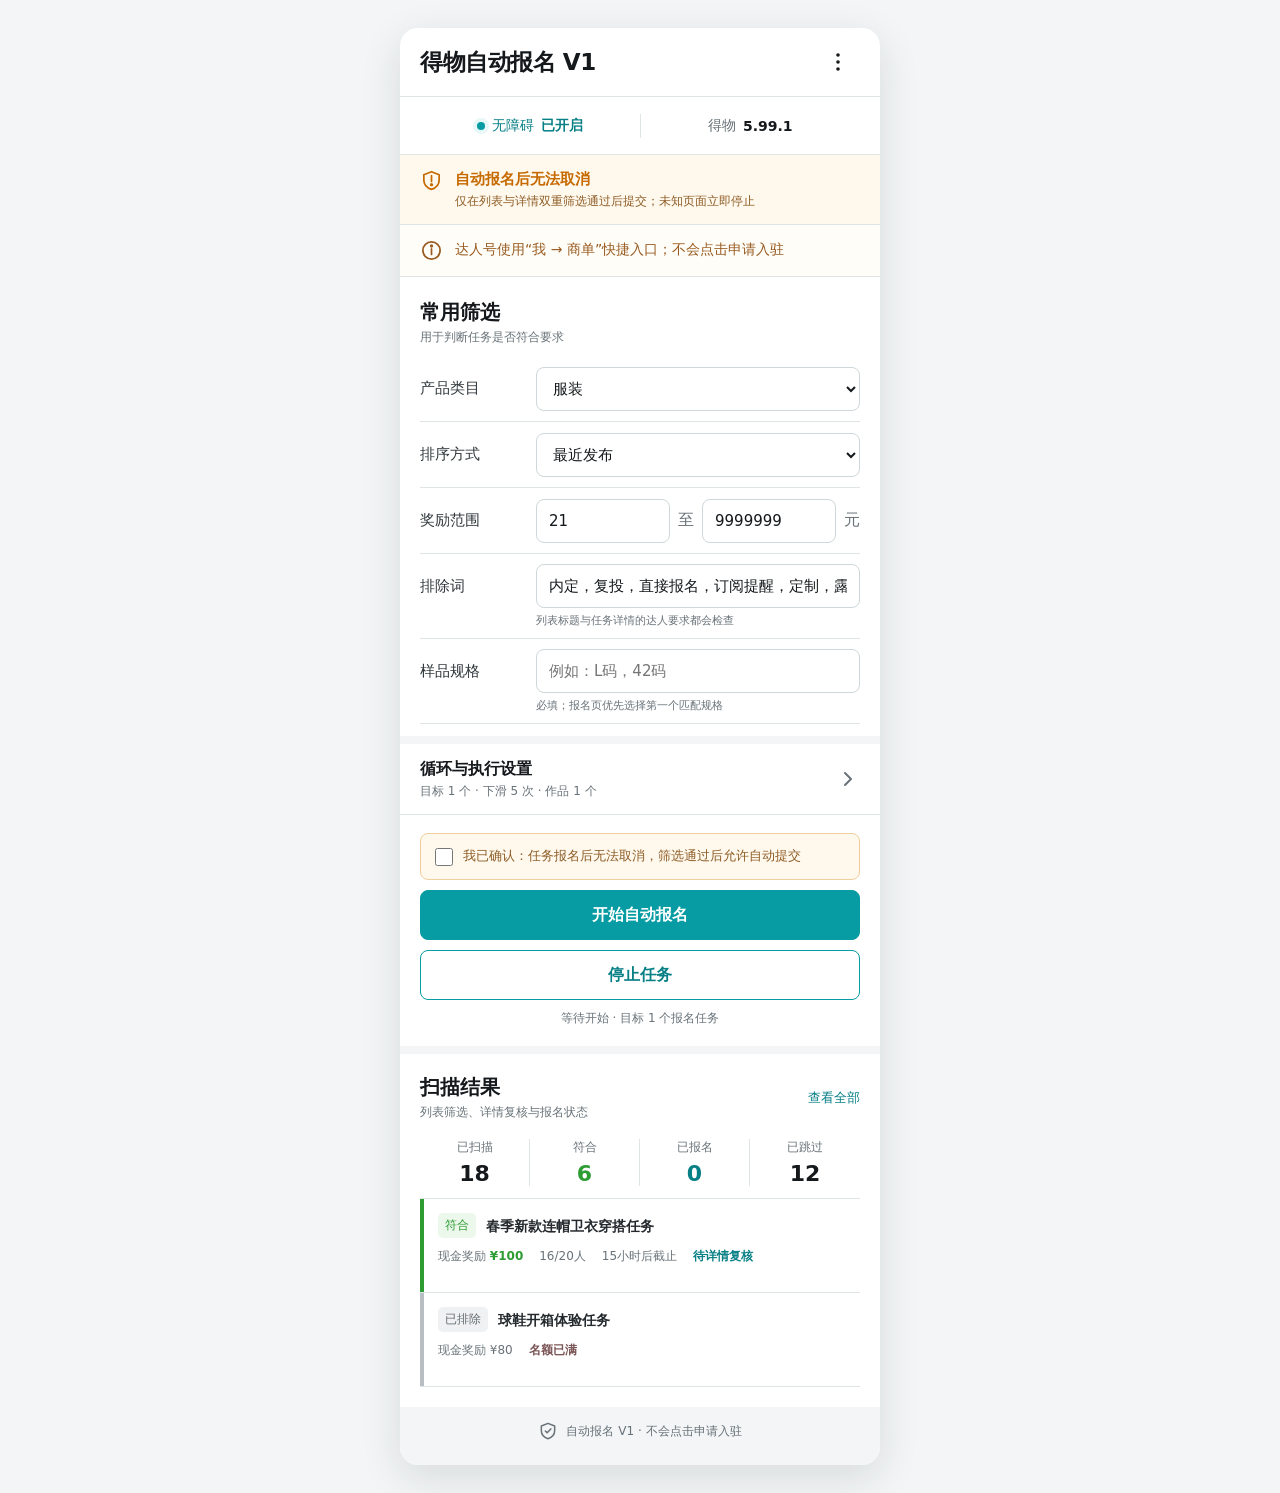
<file: preview/index.html>
<!doctype html>
<html lang="zh-CN">
<head>
  <meta charset="UTF-8">
  <meta name="viewport" content="width=device-width, initial-scale=1">
  <title>得物自动报名 V1</title>
  <link rel="stylesheet" href="styles.css">
</head>
<body>
  <main class="app-shell">
    <header class="app-bar">
      <div>
        <h1>得物自动报名 V1</h1>
      </div>
      <button class="icon-button" type="button" aria-label="更多选项">
        <svg viewBox="0 0 24 24" aria-hidden="true">
          <circle cx="12" cy="5" r="1.8"></circle>
          <circle cx="12" cy="12" r="1.8"></circle>
          <circle cx="12" cy="19" r="1.8"></circle>
        </svg>
      </button>
    </header>

    <section class="status-strip" aria-label="运行环境">
      <div class="status-item status-ok">
        <span class="status-dot"></span>
        <span>无障碍</span>
        <strong>已开启</strong>
      </div>
      <div class="divider"></div>
      <div class="status-item">
        <span>得物</span>
        <strong>5.99.1</strong>
      </div>
    </section>

    <section class="notice notice-safety">
      <svg viewBox="0 0 24 24" aria-hidden="true">
        <path d="M12 2.8 20 6v5.5c0 5.1-3.4 8.3-8 9.7-4.6-1.4-8-4.6-8-9.7V6l8-3.2Z"></path>
        <path d="M12 7v6"></path>
        <circle cx="12" cy="16.4" r=".8"></circle>
      </svg>
      <div>
        <strong>自动报名后无法取消</strong>
        <span>仅在列表与详情双重筛选通过后提交；未知页面立即停止</span>
      </div>
    </section>

    <section class="notice notice-account">
      <svg viewBox="0 0 24 24" aria-hidden="true">
        <circle cx="12" cy="12" r="9"></circle>
        <path d="M12 10.4v5.7"></path>
        <circle cx="12" cy="7.3" r=".8"></circle>
      </svg>
      <span>达人号使用“我 → 商单”快捷入口；不会点击申请入驻</span>
    </section>

    <form id="filterForm" class="content-section">
      <div class="section-heading">
        <div>
          <h2>常用筛选</h2>
          <p>用于判断任务是否符合要求</p>
        </div>
      </div>

      <div class="form-row">
        <label for="category">产品类目</label>
        <select id="category">
          <option selected>服装</option>
          <option>美妆个护</option>
          <option>3C数码</option>
          <option>配件</option>
          <option>箱包</option>
          <option>手表</option>
          <option>鞋</option>
          <option>家居</option>
          <option>食品饮料</option>
          <option>其他</option>
        </select>
      </div>

      <div class="form-row">
        <label for="sort">排序方式</label>
        <select id="sort">
          <option>综合排序</option>
          <option selected>最近发布</option>
          <option>即将截止</option>
          <option>默认排序</option>
        </select>
      </div>

      <div class="form-row range-row">
        <label>奖励范围</label>
        <div class="range-fields">
          <input aria-label="最低奖励" inputmode="decimal" value="21">
          <span>至</span>
          <input aria-label="最高奖励" inputmode="decimal" value="9999999">
          <span>元</span>
        </div>
      </div>

      <div class="form-row form-row-stacked">
        <label for="excluded">排除词</label>
        <input id="excluded" value="内定，复投，直接报名，订阅提醒，定制，露脸，真人出镜，出镜，拍视频，视频拍摄，口播，直播">
        <small>列表标题与任务详情的达人要求都会检查</small>
      </div>

      <div class="form-row form-row-stacked">
        <label for="sizeSpec">样品规格</label>
        <input id="sizeSpec" placeholder="例如：L码，42码">
        <small>必填；报名页优先选择第一个匹配规格</small>
      </div>
    </form>

    <section class="advanced-section">
      <button id="advancedToggle" class="advanced-toggle" type="button" aria-expanded="false" aria-controls="advancedPanel">
        <span>
          <strong>循环与执行设置</strong>
          <small>目标 1 个 · 下滑 5 次 · 作品 1 个</small>
        </span>
        <svg viewBox="0 0 24 24" aria-hidden="true"><path d="m9 6 6 6-6 6"></path></svg>
      </button>
      <div id="advancedPanel" class="advanced-panel" hidden>
        <label>目标报名次数<input inputmode="numeric" value="1"></label>
        <label>每种排序下滑次数<input inputmode="numeric" value="5"></label>
        <label>刷新最小秒数<input inputmode="numeric" value="2"></label>
        <label>刷新最大秒数<input inputmode="numeric" value="10"></label>
        <label>首页作品数量<input inputmode="numeric" value="1"></label>
        <label>休息分钟<input value="0–0"></label>
        <label>图文滑动次数<input value="1–8"></label>
        <label>视频停留秒数<input value="5–10"></label>
        <label class="full-width">卡密<input placeholder="Debug 可留空"></label>
      </div>
    </section>

    <section class="actions">
      <label class="risk-ack"><input id="riskAck" type="checkbox">我已确认：任务报名后无法取消，筛选通过后允许自动提交</label>
      <button id="startButton" class="primary-button" type="button">开始自动报名</button>
      <button id="stopButton" class="secondary-button" type="button">停止任务</button>
      <p id="runMessage" role="status">等待开始 · 目标 1 个报名任务</p>
    </section>

    <section class="results-section">
      <div class="section-heading results-heading">
        <div>
          <h2>扫描结果</h2>
          <p>列表筛选、详情复核与报名状态</p>
        </div>
        <button type="button" class="text-button">查看全部</button>
      </div>

      <dl class="metrics">
        <div><dt>已扫描</dt><dd id="scannedCount">18</dd></div>
        <div><dt>符合</dt><dd id="eligibleCount" class="metric-good">6</dd></div>
        <div><dt>已报名</dt><dd id="enrolledCount" class="metric-enrolled">0</dd></div>
        <div><dt>已跳过</dt><dd id="excludedCount">12</dd></div>
      </dl>

      <div class="task-list">
        <article class="task-row task-eligible">
          <div class="task-indicator"></div>
          <div class="task-content">
            <div class="task-title-line">
              <span class="result-label">符合</span>
              <h3>春季新款连帽卫衣穿搭任务</h3>
            </div>
            <div class="task-meta">
              <span>现金奖励 <strong>¥100</strong></span>
              <span>16/20人</span>
              <span>15小时后截止</span>
              <span class="enrollment-status">待详情复核</span>
            </div>
          </div>
        </article>

        <article class="task-row task-excluded">
          <div class="task-indicator"></div>
          <div class="task-content">
            <div class="task-title-line">
              <span class="result-label">已排除</span>
              <h3>球鞋开箱体验任务</h3>
            </div>
            <div class="task-meta">
              <span>现金奖励 ¥80</span>
              <span class="reason">名额已满</span>
            </div>
          </div>
        </article>
      </div>
    </section>

    <footer>
      <svg viewBox="0 0 24 24" aria-hidden="true">
        <path d="M12 2.8 20 6v5.5c0 5.1-3.4 8.3-8 9.7-4.6-1.4-8-4.6-8-9.7V6l8-3.2Z"></path>
        <path d="m8.8 12.1 2.1 2.1 4.5-4.7"></path>
      </svg>
      <span>自动报名 V1 · 不会点击申请入驻</span>
    </footer>
  </main>
  <script src="app.js"></script>
</body>
</html>
</file>
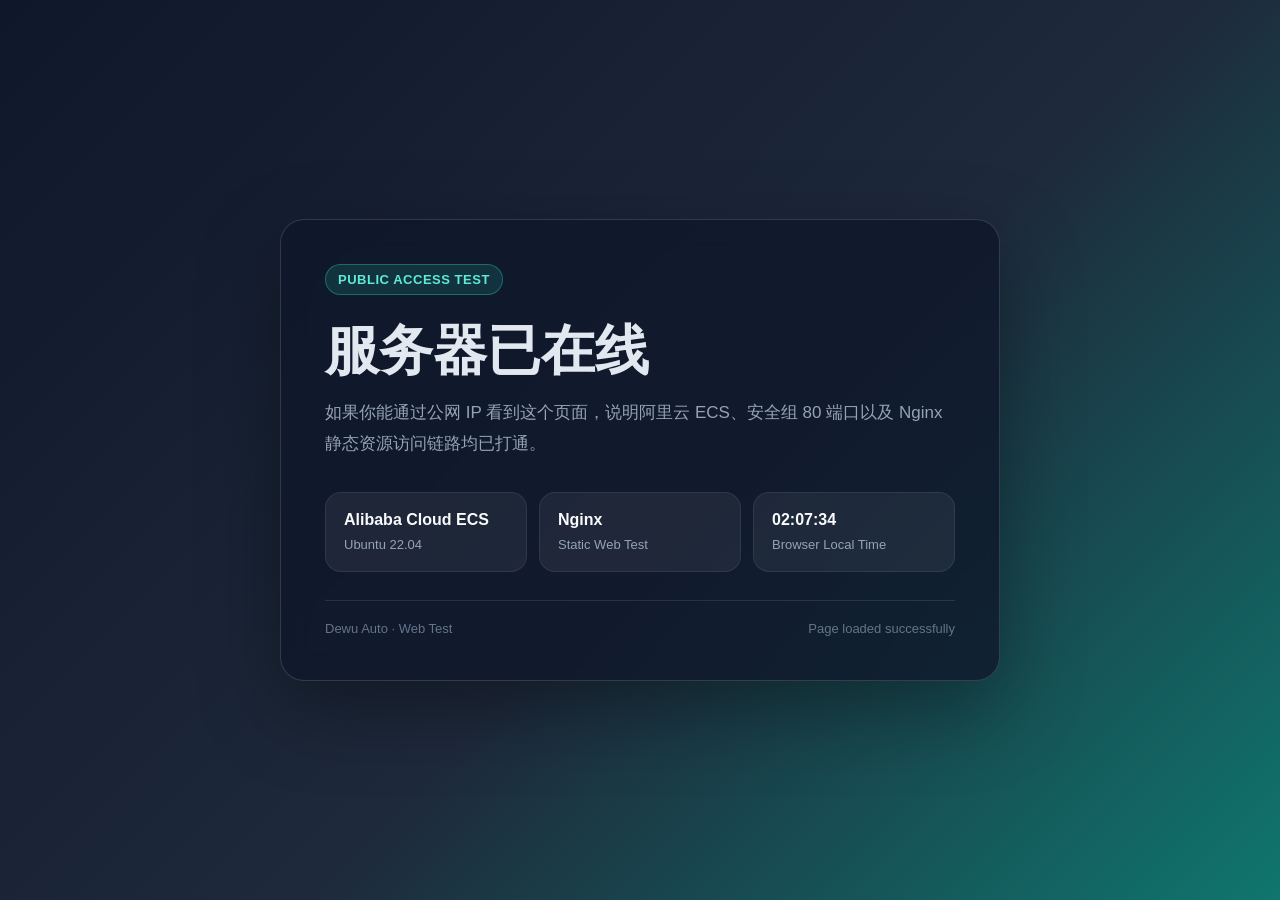
<file: web-test/index.html>
<!DOCTYPE html>
<html lang="zh-CN">
<head>
  <meta charset="UTF-8" />
  <meta name="viewport" content="width=device-width, initial-scale=1.0" />
  <title>Dewu Auto Server Test</title>
  <style>
    * { box-sizing: border-box; }
    body {
      margin: 0;
      min-height: 100vh;
      display: flex;
      align-items: center;
      justify-content: center;
      background: linear-gradient(135deg, #0f172a, #1e293b 55%, #0f766e);
      color: #e2e8f0;
      font-family: -apple-system, BlinkMacSystemFont, "Segoe UI", "PingFang SC", "Microsoft YaHei", sans-serif;
    }
    .card {
      width: min(92vw, 720px);
      padding: 44px;
      border: 1px solid rgba(255,255,255,.14);
      border-radius: 24px;
      background: rgba(15,23,42,.78);
      box-shadow: 0 28px 80px rgba(0,0,0,.35);
      backdrop-filter: blur(14px);
    }
    .badge {
      display: inline-block;
      padding: 7px 12px;
      border-radius: 999px;
      background: rgba(45,212,191,.14);
      border: 1px solid rgba(45,212,191,.35);
      color: #5eead4;
      font-size: 13px;
      font-weight: 700;
      letter-spacing: .04em;
    }
    h1 { margin: 20px 0 10px; font-size: clamp(32px, 6vw, 54px); }
    p { margin: 0; color: #94a3b8; font-size: 17px; line-height: 1.8; }
    .status {
      display: grid;
      grid-template-columns: repeat(3, 1fr);
      gap: 12px;
      margin-top: 32px;
    }
    .item {
      padding: 18px;
      border-radius: 16px;
      background: rgba(255,255,255,.06);
      border: 1px solid rgba(255,255,255,.08);
    }
    .item strong { display: block; color: #f8fafc; margin-bottom: 6px; }
    .item span { color: #94a3b8; font-size: 13px; }
    .footer {
      margin-top: 28px;
      padding-top: 20px;
      border-top: 1px solid rgba(255,255,255,.1);
      display: flex;
      justify-content: space-between;
      gap: 16px;
      flex-wrap: wrap;
      color: #64748b;
      font-size: 13px;
    }
    @media (max-width: 640px) {
      .card { padding: 28px; }
      .status { grid-template-columns: 1fr; }
    }
  </style>
</head>
<body>
  <main class="card">
    <span class="badge">PUBLIC ACCESS TEST</span>
    <h1>服务器已在线</h1>
    <p>
      如果你能通过公网 IP 看到这个页面，说明阿里云 ECS、安全组 80 端口以及 Nginx 静态资源访问链路均已打通。
    </p>

    <section class="status">
      <div class="item">
        <strong>Alibaba Cloud ECS</strong>
        <span>Ubuntu 22.04</span>
      </div>
      <div class="item">
        <strong>Nginx</strong>
        <span>Static Web Test</span>
      </div>
      <div class="item">
        <strong id="clock">--:--:--</strong>
        <span>Browser Local Time</span>
      </div>
    </section>

    <div class="footer">
      <span>Dewu Auto · Web Test</span>
      <span id="loaded">Page loaded successfully</span>
    </div>
  </main>

  <script>
    const clock = document.getElementById('clock');
    const tick = () => clock.textContent = new Date().toLocaleTimeString('zh-CN', { hour12: false });
    tick();
    setInterval(tick, 1000);
  </script>
</body>
</html>
</file>
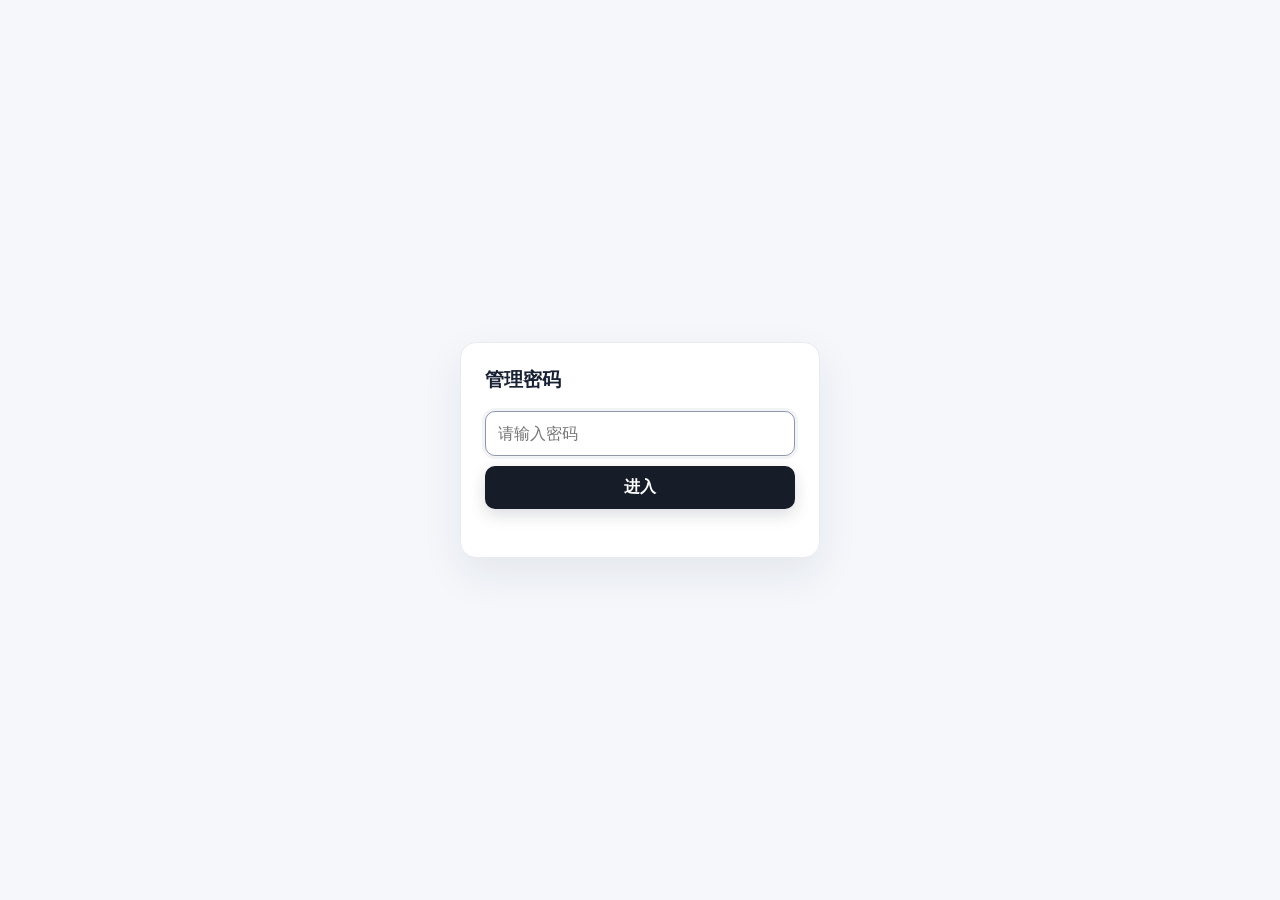
<file: license-server/src/main/resources/static/admin/index.html>
<!doctype html>
<html lang="zh-CN">
<head>
<meta charset="utf-8">
<meta name="viewport" content="width=device-width,initial-scale=1,viewport-fit=cover">
<link rel="icon" href="data:,">
<title>得无 · 私人卡密管理</title>
<style>
:root{--bg:#f5f7fb;--panel:#fff;--text:#182033;--muted:#7b8498;--line:#e8ebf2;--primary:#171c29;--green:#23a36d;--green-bg:#eaf8f1;--orange:#c98019;--orange-bg:#fff5e4;--red:#d64b4b;--red-bg:#fff0f0;--shadow:0 16px 42px rgba(28,39,60,.08)}
*{box-sizing:border-box}html,body{margin:0;min-height:100%;font-family:Inter,"PingFang SC","Microsoft YaHei",system-ui,sans-serif;color:var(--text);background:var(--bg)}button,input,select{font:inherit}button{touch-action:manipulation}.app{min-height:100vh}
.topbar{height:68px;background:#fff;border-bottom:1px solid var(--line);display:flex;align-items:center;justify-content:space-between;padding:0 34px;position:sticky;top:0;z-index:5}.brand{display:flex;align-items:center;gap:12px;font-weight:760;letter-spacing:.2px}.logo{width:34px;height:34px;border-radius:10px;background:var(--primary);color:#fff;display:grid;place-items:center;font-size:17px}.brand small{display:block;color:var(--muted);font-weight:500;font-size:11px;margin-top:2px}.admin{display:flex;align-items:center;gap:9px;color:#5e6678;font-size:13px}.avatar{width:30px;height:30px;border-radius:50%;background:#edf0f6;display:grid;place-items:center;font-weight:700;color:#434a5b}.logout{border:0;background:transparent;color:#9aa1af;font-size:11px;cursor:pointer;padding:5px}.logout:hover{color:#4e5668}
.shell{max-width:1380px;margin:0 auto;padding:34px}.page-head{display:flex;align-items:flex-start;justify-content:space-between;margin-bottom:24px}.page-head h1{margin:0;font-size:26px;letter-spacing:-.4px}.page-head p{margin:7px 0 0;color:var(--muted);font-size:13px}.primary{border:0;background:var(--primary);color:#fff;border-radius:10px;padding:11px 17px;font-weight:650;cursor:pointer;box-shadow:0 6px 16px rgba(23,28,41,.15)}.primary:hover{background:#292f3e}.primary:disabled{opacity:.45;cursor:not-allowed}
.stats{display:grid;grid-template-columns:repeat(4,1fr);gap:16px;margin-bottom:18px}.stat{background:#fff;border:1px solid var(--line);border-radius:14px;padding:18px 20px}.stat-label{font-size:12px;color:var(--muted)}.stat-value{font-size:28px;font-weight:760;margin-top:8px;letter-spacing:-.7px}.stat-sub{font-size:11px;color:#a0a7b5;margin-top:4px}
.card{background:#fff;border:1px solid var(--line);border-radius:15px;box-shadow:0 5px 22px rgba(28,39,60,.035);overflow:hidden}.toolbar{padding:15px 18px;border-bottom:1px solid var(--line);display:flex;align-items:center;justify-content:space-between;gap:16px}.filters{display:flex;gap:10px;align-items:center}.search{width:260px;border:1px solid #dde1ea;background:#fafbfc;border-radius:9px;padding:9px 12px;outline:none}.search:focus{border-color:#9aa3b4;background:#fff}.filter{border:1px solid #dde1ea;background:#fff;border-radius:9px;padding:9px 11px;color:#525a6c}.count{font-size:12px;color:var(--muted);white-space:nowrap}
.remark-bar{display:flex;align-items:center;gap:8px;padding:12px 18px;border-bottom:1px solid var(--line);background:#fcfcfd;min-height:52px}.remark-label{font-size:11px;color:#8b93a3;margin-right:3px;white-space:nowrap}.remark-items{display:flex;gap:8px;align-items:center;flex-wrap:wrap;min-width:0}.remark-chip{position:relative;display:inline-flex}.chip{border:1px solid #e0e4ec;background:#fff;border-radius:999px;padding:6px 11px;color:#626b7d;font-size:11px;cursor:pointer;line-height:1.15}.chip:hover{background:#f7f8fb}.chip.on{background:#171c29;color:#fff;border-color:#171c29}.chip.removable{padding-right:13px}.chip-delete{position:absolute;right:-4px;top:-7px;width:17px;height:17px;border:0;border-radius:50%;background:#202634;color:#fff;font-size:12px;line-height:17px;padding:0;cursor:pointer;opacity:0;transform:scale(.75);transition:.14s;box-shadow:0 2px 7px rgba(0,0,0,.2)}.remark-chip:hover .chip-delete{opacity:1;transform:scale(1)}.remark-add{width:28px;height:28px;border:1px dashed #cfd5e0;border-radius:999px;background:#fff;color:#677083;font-size:18px;line-height:24px;cursor:pointer}.remark-add:hover{background:#f6f7fa;color:#1d2432}.remark-add-form{display:flex;gap:6px;align-items:center}.remark-add-form input{width:150px;border:1px solid #dfe3eb;border-radius:8px;padding:6px 9px;font-size:11px;outline:none}.remark-add-form input:focus{border-color:#9099aa}.remark-save{border:0;border-radius:8px;background:#171c29;color:#fff;padding:7px 9px;font-size:10.5px;cursor:pointer}.remark-cancel{border:0;background:transparent;color:#9aa1af;cursor:pointer;padding:3px;font-size:16px}.sort-note{margin-left:auto;font-size:11px;color:#9aa1af;white-space:nowrap}
.batchbar{display:none;align-items:center;gap:10px;padding:10px 18px;background:#f1f3fb;border-bottom:1px solid #dfe4f3;font-size:12px}.batchbar.show{display:flex}.batch-count{font-weight:700;color:#363e55}.batchcopy{border:0;background:#171c29;color:#fff;border-radius:8px;padding:7px 11px;font-size:11px;cursor:pointer}.batchclear{border:1px solid #d8dde8;background:#fff;color:#626b7d;border-radius:8px;padding:6px 10px;font-size:11px;cursor:pointer}.batch-hint{color:var(--muted)}
.desktop-table{display:block}table{width:100%;border-collapse:collapse;table-layout:fixed}th{background:#fafbfc;color:#7c8495;font-size:11px;font-weight:650;text-align:left;padding:12px 14px;border-bottom:1px solid var(--line)}td{padding:14px;border-bottom:1px solid #eef0f5;font-size:12px;vertical-align:middle}tbody tr:hover{background:#fbfcfe}tbody tr:last-child td{border-bottom:0}.selectcell{width:42px;text-align:center}.rowcheck{width:15px;height:15px;accent-color:#171c29}.key{font-family:ui-monospace,SFMono-Regular,Consolas,monospace;font-weight:700;font-size:12px;letter-spacing:.15px}.remark{font-weight:650;overflow:hidden;text-overflow:ellipsis;white-space:nowrap}.duration{font-weight:650}.muted{color:var(--muted)}.empty{text-align:center;color:#929aaa;padding:44px!important}.badge{display:inline-flex;align-items:center;gap:5px;padding:5px 8px;border-radius:999px;font-size:11px;font-weight:650}.badge:before{content:"";width:5px;height:5px;border-radius:50%;background:currentColor}.active{color:var(--green);background:var(--green-bg)}.expired{color:var(--orange);background:var(--orange-bg)}.disabled{color:var(--red);background:var(--red-bg)}.ops{display:flex;gap:7px;flex-wrap:wrap}.ghost{border:1px solid #e0e4ec;background:#fff;color:#596174;border-radius:8px;padding:6px 9px;font-size:11px;cursor:pointer}.ghost:hover{background:#f7f8fb}.ghost:disabled{opacity:.4;cursor:not-allowed}.danger{color:#c84d4d}.foot{display:flex;align-items:center;justify-content:space-between;padding:13px 18px;border-top:1px solid var(--line);font-size:11px;color:var(--muted)}.pager{display:flex;gap:6px}.pagebtn{min-width:28px;height:28px;border:1px solid #e0e4ec;background:#fff;border-radius:7px;color:#687083;cursor:pointer}.pagebtn.on{background:#171c29;color:#fff;border-color:#171c29}.pagebtn:disabled{opacity:.4;cursor:not-allowed}
.mobile-list{display:none}.mobile-card{background:#fff;border-bottom:1px solid #eef0f5;padding:15px 16px}.mobile-card:last-child{border-bottom:0}.mobile-card-top{display:flex;align-items:flex-start;gap:10px}.mobile-card-main{flex:1;min-width:0}.mobile-key{font-family:ui-monospace,SFMono-Regular,Consolas,monospace;font-size:12px;font-weight:700;overflow:hidden;text-overflow:ellipsis;white-space:nowrap}.mobile-remark{font-size:12px;font-weight:650;margin-top:6px;color:#41495a;overflow:hidden;text-overflow:ellipsis;white-space:nowrap}.mobile-meta{display:grid;grid-template-columns:1fr 1fr;gap:10px 16px;margin-top:14px;padding-top:12px;border-top:1px solid #f0f2f6}.mobile-meta-item small{display:block;color:#9aa1af;font-size:10px;margin-bottom:3px}.mobile-meta-item span{font-size:11px;color:#525a6c}.mobile-actions{display:flex;gap:8px;margin-top:13px}.mobile-actions .ghost{flex:1;padding:8px 5px}.mobile-select-row{display:none;padding:10px 16px;border-bottom:1px solid var(--line);background:#fafbfc;align-items:center;justify-content:space-between;font-size:11px;color:var(--muted)}.mobile-select-row button{border:1px solid #dde1e9;background:#fff;border-radius:8px;padding:6px 9px;color:#596174;font-size:11px}
.modal-mask{position:fixed;inset:0;background:rgba(16,20,29,.38);backdrop-filter:blur(2px);display:none;align-items:center;justify-content:center;z-index:20}.modal-mask.show{display:flex}.modal{width:500px;background:#fff;border-radius:16px;box-shadow:var(--shadow);overflow:hidden;animation:pop .16s ease-out;max-height:92vh;display:flex;flex-direction:column}@keyframes pop{from{opacity:.35;transform:translateY(8px) scale(.985)}to{opacity:1;transform:none}}.modal-head{display:flex;align-items:flex-start;justify-content:space-between;padding:20px 22px 15px;border-bottom:1px solid var(--line)}.modal-head h2{font-size:18px;margin:0}.modal-head p{font-size:12px;color:var(--muted);margin:5px 0 0}.close{border:0;background:transparent;font-size:22px;color:#7e8695;cursor:pointer;line-height:1}.modal-body{padding:20px 22px;overflow:auto}.field{margin-bottom:18px}.field label{display:block;font-size:12px;font-weight:650;margin-bottom:8px}.field input{width:100%;border:1px solid #dfe3eb;border-radius:9px;padding:10px 11px;outline:none}.field input:focus{border-color:#8f98aa;box-shadow:0 0 0 3px rgba(40,48,66,.06)}.hint{font-size:11px;color:#9ba2b0;margin-top:6px}.days{display:grid;grid-template-columns:repeat(5,1fr);gap:7px}.day{border:1px solid #dfe3eb;background:#fff;border-radius:9px;padding:9px 4px;color:#626a7d;font-size:11px;cursor:pointer}.day.sel{background:#171c29;color:#fff;border-color:#171c29}.custom-row{display:flex;gap:8px;margin-top:8px}.custom-row input{flex:1}.suffix{min-width:54px;border:1px solid #e1e5ec;background:#f8f9fb;border-radius:9px;display:grid;place-items:center;color:#7c8494;font-size:11px}.quick-title{font-size:11px;color:#8b93a3;margin:0 0 7px}.quick-wrap{display:flex;gap:8px;flex-wrap:wrap;margin-bottom:9px}.auto-note{display:flex;align-items:center;gap:6px;margin-top:7px;color:#8d95a4;font-size:10.5px}.auto-dot{width:6px;height:6px;border-radius:50%;background:#6f7bd9}.modal-foot{display:flex;justify-content:flex-end;gap:9px;padding:15px 22px;background:#fafbfc;border-top:1px solid var(--line)}.cancel{border:1px solid #dde1e9;background:#fff;color:#5c6577;border-radius:9px;padding:9px 14px;cursor:pointer}.submit{border:0;background:#171c29;color:#fff;border-radius:9px;padding:9px 15px;font-weight:650;cursor:pointer}.submit:disabled{opacity:.45;cursor:not-allowed}.result{display:none;margin-top:14px;border:1px solid #dfe6e3;background:#f7fcf9;border-radius:10px;overflow:hidden}.result.show{display:block}.result-top{display:flex;align-items:center;justify-content:space-between;padding:10px 11px;border-bottom:1px solid #e0ece6}.result-title{font-size:11px;color:#617269}.copyall{border:0;background:#26382f;color:#fff;border-radius:7px;padding:6px 9px;font-size:10.5px;cursor:pointer}.result-list{max-height:180px;overflow:auto;padding:7px 11px}.result-line{display:flex;align-items:center;justify-content:space-between;padding:5px 0;gap:8px}.result code{font-family:ui-monospace,Consolas,monospace;font-size:11px;color:#22352c;overflow:hidden;text-overflow:ellipsis}.copyone{border:0;background:transparent;color:#687d72;font-size:10px;cursor:pointer;white-space:nowrap}
.auth-mask{background:#f5f7fb;backdrop-filter:none}.auth-card{width:360px;background:#fff;border:1px solid var(--line);border-radius:16px;box-shadow:var(--shadow);padding:24px}.auth-card h2{margin:0 0 18px;font-size:19px}.auth-card input{width:100%;border:1px solid #dfe3eb;border-radius:10px;padding:12px;outline:none;margin-bottom:10px}.auth-card input:focus{border-color:#8f98aa;box-shadow:0 0 0 3px rgba(40,48,66,.06)}.auth-card .primary{width:100%}.auth-error{font-size:11px;color:var(--red);min-height:16px;margin-top:8px}.toast{position:fixed;right:22px;bottom:22px;background:#171c29;color:#fff;border-radius:10px;padding:10px 13px;font-size:11px;opacity:0;transform:translateY(8px);transition:.15s;z-index:50}.toast.show{opacity:1;transform:none}
@media(hover:none){.chip-delete{opacity:1;transform:scale(.92);right:-3px;top:-7px}}
@media(max-width:720px){
  body{background:#f4f6fa}.topbar{height:58px;padding:0 14px}.brand{gap:9px}.logo{width:31px;height:31px;border-radius:9px;font-size:15px}.brand small{display:none}.admin #connectionText{display:none}.avatar{display:none}.logout{font-size:12px;color:#727b8c}
  .shell{padding:18px 12px 28px}.page-head{align-items:center;margin-bottom:16px}.page-head h1{font-size:21px}.page-head p{display:none}.page-head .primary{padding:9px 12px;font-size:12px;box-shadow:none}
  .stats{grid-template-columns:1fr 1fr;gap:9px;margin-bottom:12px}.stat{border-radius:12px;padding:13px 14px}.stat-label{font-size:10.5px}.stat-value{font-size:22px;margin-top:5px}.stat-sub{display:none}
  .card{border-radius:13px;overflow:hidden}.toolbar{padding:12px;display:block}.filters{display:grid;grid-template-columns:1fr 112px;gap:8px}.search{width:100%;min-width:0}.filter{width:100%;min-width:0}.count{margin-top:8px;text-align:right;font-size:10.5px}
  .remark-bar{padding:10px 12px;display:block;min-height:auto}.remark-label{display:block;margin:0 0 8px}.remark-items{flex-wrap:nowrap;overflow-x:auto;padding:2px 9px 5px 1px;scrollbar-width:none}.remark-items::-webkit-scrollbar{display:none}.remark-chip,.remark-add,.remark-add-form{flex:0 0 auto}.remark-add,.remark-add-form{position:sticky;right:0;z-index:2;background:#fcfcfd;box-shadow:-8px 0 12px #fcfcfd}.chip{padding:7px 11px;font-size:11px}.remark-add-form input{width:130px}.sort-note{display:block;margin:5px 0 0;text-align:right;font-size:10px}
  .batchbar{padding:9px 12px;gap:7px;flex-wrap:wrap}.batch-hint{display:none}.batchcopy,.batchclear{padding:7px 9px}.mobile-select-row{display:flex}.desktop-table{display:none}.mobile-list{display:block}.foot{padding:11px 12px}.pager{gap:4px}.pagebtn{min-width:30px;height:30px}
  .modal-mask{align-items:stretch;justify-content:stretch}.modal{width:100%;height:100dvh;max-height:none;border-radius:0;box-shadow:none}.modal-head{padding:17px 16px 13px;flex:0 0 auto}.modal-head h2{font-size:18px}.modal-head p{font-size:11px;margin-top:4px}.modal-body{padding:17px 16px;flex:1}.modal-foot{padding:12px 16px calc(12px + env(safe-area-inset-bottom));flex:0 0 auto}.modal-foot .submit{flex:1}.modal-foot .cancel{min-width:70px}.days{grid-template-columns:repeat(5,1fr);gap:5px}.day{font-size:10.5px;padding:9px 2px}.quick-wrap{flex-wrap:nowrap;overflow-x:auto;padding:2px 9px 5px 1px;scrollbar-width:none}.quick-wrap::-webkit-scrollbar{display:none}.field{margin-bottom:16px}.result-list{max-height:220px}
  .auth-mask{align-items:center;justify-content:center;padding:16px}.auth-card{width:100%;max-width:390px;border-radius:16px;padding:22px 18px;box-shadow:0 12px 34px rgba(28,39,60,.09)}.auth-card h2{text-align:center;font-size:18px;margin-bottom:16px}.auth-card input{font-size:16px;padding:13px}.auth-card .primary{padding:12px}.toast{right:12px;left:12px;bottom:calc(12px + env(safe-area-inset-bottom));text-align:center}
}
</style>
</head>
<body>
<div class="app">
<header class="topbar">
  <div class="brand"><div class="logo">得</div><div>得无卡密管理<small>PRIVATE LICENSE CONSOLE</small></div></div>
  <div class="admin"><span id="connectionText">本地管理已锁定</span><button id="logoutBtn" class="logout" hidden>退出</button><div class="avatar">管</div></div>
</header>
<main class="shell">
  <section class="page-head"><div><h1>卡密管理</h1><p>生成、查看和维护私人授权卡密。默认按生成时间从新到旧排序。</p></div><button id="openModal" class="primary">＋ 生成卡密</button></section>
  <section class="stats">
    <div class="stat"><div class="stat-label">全部卡密</div><div id="countAll" class="stat-value">0</div><div class="stat-sub">累计生成</div></div>
    <div class="stat"><div class="stat-label">有效卡密</div><div id="countActive" class="stat-value">0</div><div class="stat-sub">当前可正常验证</div></div>
    <div class="stat"><div class="stat-label">已绑定设备</div><div id="countBound" class="stat-value">0</div><div class="stat-sub">首次验证后自动绑定</div></div>
    <div class="stat"><div class="stat-label">已过期 / 禁用</div><div id="countInactive" class="stat-value">0</div><div class="stat-sub">需要重新发卡或处理</div></div>
  </section>
  <section class="card">
    <div class="toolbar"><div class="filters"><input id="search" class="search" placeholder="搜索卡密 / 备注"><select id="statusFilter" class="filter"><option value="ALL">全部状态</option><option value="ACTIVE">有效</option><option value="EXPIRED">已过期</option><option value="DISABLED">已禁用</option></select></div><div id="recordCount" class="count">共 0 条卡密记录</div></div>
    <div class="remark-bar"><span class="remark-label">快速备注</span><div id="manageRemarkChips" class="remark-items"></div><span class="sort-note">↓ 创建时间 · 最新优先</span></div>
    <div id="batchbar" class="batchbar"><span class="batch-count">已选择 <b id="selectedCount">0</b> 张</span><button id="batchCopy" class="batchcopy">复制已选卡密</button><button id="clearSelection" class="batchclear">取消选择</button><span class="batch-hint">复制结果一行一张，可直接发送。</span></div>
    <div class="mobile-select-row"><span>卡密列表</span><button id="mobileSelectPageBtn">全选本页</button></div>
    <div class="desktop-table"><table><colgroup><col style="width:4%"><col style="width:20%"><col style="width:12%"><col style="width:8%"><col style="width:13%"><col style="width:13%"><col style="width:10%"><col style="width:8%"><col style="width:12%"></colgroup><thead><tr><th class="selectcell"><input id="selectAll" class="rowcheck" type="checkbox"></th><th>卡密</th><th>备注</th><th>有效期</th><th>创建时间</th><th>到期时间</th><th>设备绑定</th><th>状态</th><th>操作</th></tr></thead><tbody id="tbody"><tr><td colspan="9" class="empty">正在加载...</td></tr></tbody></table></div>
    <div id="mobileList" class="mobile-list"></div>
    <div class="foot"><span id="pageSummary">显示 0 / 0</span><div id="pager" class="pager"></div></div>
  </section>
</main>
</div>

<div id="modalMask" class="modal-mask" role="dialog" aria-modal="true" aria-label="生成卡密"><div class="modal">
  <div class="modal-head"><div><h2>生成卡密</h2><p>一次生成多张卡密，备注会自动加入快速备注。</p></div><button id="closeModal" class="close" aria-label="关闭">×</button></div>
  <div class="modal-body">
    <div class="field"><label for="quantity">生成数量</label><input id="quantity" type="number" min="1" max="100" value="5"><div class="hint">单次最多生成 100 张。</div></div>
    <div class="field"><label>有效时间</label><div class="days"><button class="day" data-days="7">7 天</button><button class="day sel" data-days="30">30 天</button><button class="day" data-days="90">90 天</button><button class="day" data-days="365">365 天</button><button class="day" data-days="0">永久</button></div><div class="custom-row"><input id="customDays" type="number" placeholder="自定义天数" min="1" max="3650"><div class="suffix">天</div></div></div>
    <div class="field"><label for="remarkInput">备注</label><div class="quick-title">快速备注</div><div id="quickRemarks" class="quick-wrap"></div><input id="remarkInput" maxlength="100" placeholder="输入备注"><div class="auto-note"><span class="auto-dot"></span>新的备注会自动加入快速备注。</div></div>
    <div id="result" class="result"><div class="result-top"><div class="result-title" id="resultTitle"></div><button id="copyGenerated" class="copyall">复制全部卡密</button></div><div id="resultList" class="result-list"></div></div>
  </div>
  <div class="modal-foot"><button id="cancelModal" class="cancel">关闭</button><button id="generateBtn" class="submit">生成 5 张卡密</button></div>
</div></div>

<div id="authMask" class="modal-mask auth-mask"><div class="auth-card"><h2>管理密码</h2><input id="passwordInput" type="password" autocomplete="off" placeholder="请输入密码"><button id="connectBtn" class="primary">进入</button><div id="authError" class="auth-error"></div></div></div>
<div id="toast" class="toast"></div>
<script>
const $=id=>document.getElementById(id);
let licenses=[],remarks=[],activeRemark='',page=1,selectedDays=30,generatedKeys=[];
const selectedKeys=new Set();
const password=()=>sessionStorage.getItem('dewuAdminPassword')||'';
const mobileMode=()=>window.matchMedia('(max-width:720px)').matches;
const pageSize=()=>mobileMode()?10:20;
function esc(v){return String(v??'').replace(/[&<>"']/g,c=>({'&':'&amp;','<':'&lt;','>':'&gt;','"':'&quot;',"'":'&#39;'}[c]));}
function showToast(text){$('toast').textContent=text;$('toast').classList.add('show');clearTimeout(window.__toast);window.__toast=setTimeout(()=>$('toast').classList.remove('show'),1500);}
function showAuth(message=''){$('authError').textContent=message;$('authMask').classList.add('show');$('passwordInput').value=password();setTimeout(()=>$('passwordInput').focus(),0);}
function hideAuth(){$('authMask').classList.remove('show');$('connectionText').textContent='本地管理已解锁';$('logoutBtn').hidden=false;}
async function api(path,opt={}){const headers={...(opt.headers||{}),'X-Admin-Password':password()};if(opt.body)headers['Content-Type']='application/json';const url=path.startsWith('/admin/api/')?'api/'+path.slice(11):path;const res=await fetch(url,{...opt,headers});if(!res.ok){let message='HTTP '+res.status;try{const body=await res.json();message=body.detail||body.message||body.error||message}catch{}if(res.status===401)showAuth('密码错误');throw new Error(message)}return res.status===204?null:res.json();}
async function copyText(text){try{await navigator.clipboard.writeText(text);}catch{const area=document.createElement('textarea');area.value=text;area.style.position='fixed';area.style.opacity='0';document.body.appendChild(area);area.select();document.execCommand('copy');area.remove();}}
function isExpired(x){if(!x.expiresAt)return false;const d=new Date(String(x.expiresAt).replace(' ','T')+'Z');return !Number.isNaN(d.getTime())&&d.getTime()<=Date.now();}
function effectiveStatus(x){if(x.status==='DISABLED')return'DISABLED';return isExpired(x)?'EXPIRED':'ACTIVE';}
function fmtTime(v){if(!v)return'永久有效';const d=new Date(String(v).replace(' ','T')+'Z');if(Number.isNaN(d.getTime()))return String(v);return d.toLocaleString('zh-CN',{hour12:false}).replaceAll('/','-');}
function durationText(x){if(!x.expiresAt||Number(x.days)===0)return'永久';const days=Number(x.days);return Number.isFinite(days)&&days>0?days+' 天':'—';}
function filteredLicenses(){const q=$('search').value.trim().toLowerCase(),status=$('statusFilter').value;return licenses.filter(x=>{const remark=String(x.remark||'');return(!q||String(x.cardKey||'').toLowerCase().includes(q)||remark.toLowerCase().includes(q))&&(!activeRemark||remark===activeRemark)&&(status==='ALL'||effectiveStatus(x)===status);});}
function renderStats(){const active=licenses.filter(x=>effectiveStatus(x)==='ACTIVE').length;$('countAll').textContent=licenses.length;$('countActive').textContent=active;$('countBound').textContent=licenses.filter(x=>x.boundDeviceId).length;$('countInactive').textContent=licenses.length-active;}
function statusBadge(x){const s=effectiveStatus(x);if(s==='ACTIVE')return'<span class="badge active">有效</span>';if(s==='EXPIRED')return'<span class="badge expired">已过期</span>';return'<span class="badge disabled">已禁用</span>';}
function remarkChipHtml(r,mode){const selected=mode==='filter'&&activeRemark===r?' on':'';return'<span class="remark-chip"><button class="chip removable'+selected+'" data-remark-action="pick" data-remark="'+esc(r)+'">'+esc(r)+'</button><button class="chip-delete" data-remark-action="delete" data-remark="'+esc(r)+'" aria-label="删除 '+esc(r)+'">×</button></span>';}
function addRemarkHtml(mode){return'<button class="remark-add" data-remark-action="add" data-mode="'+mode+'" aria-label="新增备注">+</button>';}
function renderRemarkContainer(container,mode,adding=false){let html='';if(mode==='filter')html+='<button class="chip '+(!activeRemark?'on':'')+'" data-remark-action="all">全部</button>';html+=remarks.map(r=>remarkChipHtml(r,mode)).join('');if(adding){html+='<span class="remark-add-form"><input maxlength="100" placeholder="备注文字" data-remark-new><button class="remark-save" data-remark-action="save" data-mode="'+mode+'">保存</button><button class="remark-cancel" data-remark-action="cancel" data-mode="'+mode+'">×</button></span>';}else html+=addRemarkHtml(mode);container.innerHTML=html;bindRemarkEvents(container,mode);if(adding){const input=container.querySelector('[data-remark-new]');setTimeout(()=>input?.focus(),0);input?.addEventListener('keydown',e=>{if(e.key==='Enter')container.querySelector('[data-remark-action="save"]')?.click();});}}
function bindRemarkEvents(container,mode){container.querySelectorAll('[data-remark-action]').forEach(el=>el.onclick=async e=>{e.stopPropagation();const action=el.dataset.remarkAction;try{if(action==='all'){activeRemark='';page=1;renderRemarks();renderTable();return;}if(action==='pick'){const r=el.dataset.remark;if(mode==='filter'){activeRemark=r;page=1;renderRemarks();renderTable();}else{$('remarkInput').value=r;syncQuickSelection();}return;}if(action==='add'){renderRemarkContainer(container,mode,true);return;}if(action==='cancel'){renderRemarkContainer(container,mode,false);return;}if(action==='save'){const value=container.querySelector('[data-remark-new]')?.value.trim();if(!value)return;await api('/admin/api/remarks',{method:'POST',body:JSON.stringify({remark:value})});await loadRemarks();showToast('备注已保存');return;}if(action==='delete'){const r=el.dataset.remark;await api('/admin/api/remarks?remark='+encodeURIComponent(r),{method:'DELETE'});if(activeRemark===r)activeRemark='';remarks=remarks.filter(x=>x!==r);renderRemarks();renderTable();showToast('备注已删除');}}catch(err){showToast(err.message);}});}
function renderRemarks(){renderRemarkContainer($('manageRemarkChips'),'filter',false);renderRemarkContainer($('quickRemarks'),'fill',false);syncQuickSelection();}
function syncQuickSelection(){$('quickRemarks').querySelectorAll('[data-remark-action="pick"]').forEach(b=>b.classList.toggle('on',b.dataset.remark===$('remarkInput').value.trim()));}
function rowHtml(x){const key=String(x.cardKey||''),checked=selectedKeys.has(key)?' checked':'';return'<tr data-key="'+esc(key)+'"><td class="selectcell"><input class="rowcheck row-select" type="checkbox"'+checked+'></td><td><span class="key">'+esc(key)+'</span></td><td class="remark" title="'+esc(x.remark||'')+'">'+esc(x.remark||'未备注')+'</td><td class="duration">'+esc(durationText(x))+'</td><td>'+esc(fmtTime(x.createdAt))+'</td><td>'+esc(fmtTime(x.expiresAt))+'</td><td>'+(x.boundDeviceId?'已绑定':'<span class="muted">未绑定</span>')+'</td><td>'+statusBadge(x)+'</td><td><div class="ops"><button class="ghost" data-act="copy">复制</button><button class="ghost" data-act="unbind" '+(x.boundDeviceId?'':'disabled')+'>解绑</button><button class="ghost '+(x.status==='ACTIVE'?'danger':'')+'" data-act="status" data-status="'+(x.status==='ACTIVE'?'DISABLED':'ACTIVE')+'">'+(x.status==='ACTIVE'?'禁用':'启用')+'</button></div></td></tr>';}
function mobileCardHtml(x){const key=String(x.cardKey||''),checked=selectedKeys.has(key)?' checked':'';return'<article class="mobile-card" data-key="'+esc(key)+'"><div class="mobile-card-top"><input class="rowcheck row-select" type="checkbox"'+checked+'><div class="mobile-card-main"><div class="mobile-key">'+esc(key)+'</div><div class="mobile-remark">'+esc(x.remark||'未备注')+'</div></div>'+statusBadge(x)+'</div><div class="mobile-meta"><div class="mobile-meta-item"><small>有效期</small><span>'+esc(durationText(x))+'</span></div><div class="mobile-meta-item"><small>设备</small><span>'+(x.boundDeviceId?'已绑定':'未绑定')+'</span></div><div class="mobile-meta-item"><small>创建时间</small><span>'+esc(fmtTime(x.createdAt))+'</span></div><div class="mobile-meta-item"><small>到期时间</small><span>'+esc(fmtTime(x.expiresAt))+'</span></div></div><div class="mobile-actions"><button class="ghost" data-act="copy">复制</button><button class="ghost" data-act="unbind" '+(x.boundDeviceId?'':'disabled')+'>解绑</button><button class="ghost '+(x.status==='ACTIVE'?'danger':'')+'" data-act="status" data-status="'+(x.status==='ACTIVE'?'DISABLED':'ACTIVE')+'">'+(x.status==='ACTIVE'?'禁用':'启用')+'</button></div></article>';}
function renderPager(pages){const p=$('pager');if(pages<=1){p.innerHTML='';return;}let html='<button class="pagebtn" data-page="'+Math.max(1,page-1)+'" '+(page===1?'disabled':'')+'>‹</button>';const maxButtons=mobileMode()?3:7;for(let i=1;i<=pages;i++){if(pages>maxButtons&&Math.abs(i-page)>1&&i!==1&&i!==pages){if(i===2||i===pages-1)html+='<span style="padding:6px 2px">…</span>';continue;}html+='<button class="pagebtn '+(i===page?'on':'')+'" data-page="'+i+'">'+i+'</button>';}html+='<button class="pagebtn" data-page="'+Math.min(pages,page+1)+'" '+(page===pages?'disabled':'')+'>›</button>';p.innerHTML=html;p.querySelectorAll('button[data-page]').forEach(b=>b.onclick=()=>{page=Number(b.dataset.page);renderTable();});}
function currentPageRows(){const filtered=filteredLicenses(),size=pageSize(),pages=Math.max(1,Math.ceil(filtered.length/size));if(page>pages)page=pages;const start=(page-1)*size;return{filtered,pages,start,current:filtered.slice(start,start+size)};}
function renderTable(){const{filtered,pages,start,current}=currentPageRows();$('recordCount').textContent='共 '+filtered.length+' 条卡密记录';$('tbody').innerHTML=current.length?current.map(rowHtml).join(''):'<tr><td colspan="9" class="empty">没有匹配的卡密</td></tr>';$('mobileList').innerHTML=current.length?current.map(mobileCardHtml).join(''):'<div class="empty">没有匹配的卡密</div>';$('pageSummary').textContent=filtered.length?'显示 '+(start+1)+'–'+(start+current.length)+' / '+filtered.length:'显示 0 / 0';renderPager(pages);bindLicenseEvents(current);updateBatch();}
function bindLicenseEvents(current){document.querySelectorAll('[data-key]').forEach(card=>{const key=card.dataset.key,box=card.querySelector('.row-select');if(box)box.onchange=()=>{box.checked?selectedKeys.add(key):selectedKeys.delete(key);syncSelectedAcrossViews(key,box.checked);updateBatch();};card.querySelectorAll('button[data-act]').forEach(btn=>btn.onclick=async()=>{try{if(btn.dataset.act==='copy'){await copyText(key);showToast('已复制卡密');return;}if(btn.dataset.act==='unbind'){if(!confirm('确认解绑 '+key+' 的设备？'))return;await api('/admin/api/licenses/'+encodeURIComponent(key)+'/unbind',{method:'POST'});showToast('设备已解绑');}if(btn.dataset.act==='status'){await api('/admin/api/licenses/'+encodeURIComponent(key)+'/status',{method:'PATCH',body:JSON.stringify({status:btn.dataset.status})});showToast(btn.dataset.status==='ACTIVE'?'已启用':'已禁用');}await loadLicenses();}catch(e){showToast(e.message);}});});const visibleKeys=current.map(x=>String(x.cardKey));$('selectAll').onchange=()=>{visibleKeys.forEach(k=>$('selectAll').checked?selectedKeys.add(k):selectedKeys.delete(k));renderTable();};$('mobileSelectPageBtn').onclick=()=>{const allSelected=visibleKeys.length>0&&visibleKeys.every(k=>selectedKeys.has(k));visibleKeys.forEach(k=>allSelected?selectedKeys.delete(k):selectedKeys.add(k));renderTable();};}
function syncSelectedAcrossViews(key,checked){document.querySelectorAll('[data-key="'+CSS.escape(key)+'"] .row-select').forEach(box=>box.checked=checked);}
function updateBatch(){const n=selectedKeys.size;$('selectedCount').textContent=n;$('batchbar').classList.toggle('show',n>0);const visible=currentPageRows().current.map(x=>String(x.cardKey));const checked=visible.filter(k=>selectedKeys.has(k)).length;$('selectAll').checked=visible.length>0&&checked===visible.length;$('selectAll').indeterminate=checked>0&&checked<visible.length;$('mobileSelectPageBtn').textContent=visible.length>0&&checked===visible.length?'取消全选':'全选本页';}
async function loadLicenses(){licenses=await api('/admin/api/licenses');licenses.sort((a,b)=>String(b.createdAt||'').localeCompare(String(a.createdAt||'')));renderStats();renderTable();}
async function loadRemarks(){remarks=await api('/admin/api/remarks');renderRemarks();}
async function loadAll(){await Promise.all([loadLicenses(),loadRemarks()]);hideAuth();}
function openCreate(){selectedDays=30;$('quantity').value=5;$('customDays').value='';$('remarkInput').value='';$('result').classList.remove('show');generatedKeys=[];document.querySelectorAll('.day').forEach(b=>b.classList.toggle('sel',Number(b.dataset.days)===30));$('generateBtn').textContent='生成 5 张卡密';renderRemarks();$('modalMask').classList.add('show');}
function closeCreate(){$('modalMask').classList.remove('show');}
function renderGenerated(data){generatedKeys=data.cardKeys||[data.cardKey].filter(Boolean);$('resultTitle').textContent='已生成 '+generatedKeys.length+' 张 · '+(data.remark||'未备注');$('resultList').innerHTML=generatedKeys.map(k=>'<div class="result-line"><code>'+esc(k)+'</code><button class="copyone" data-key="'+esc(k)+'">复制</button></div>').join('');$('resultList').querySelectorAll('.copyone').forEach(b=>b.onclick=async()=>{await copyText(b.dataset.key);showToast('已复制该卡密');});$('result').classList.add('show');}
$('openModal').onclick=openCreate;$('closeModal').onclick=closeCreate;$('cancelModal').onclick=closeCreate;$('modalMask').onclick=e=>{if(e.target===$('modalMask'))closeCreate();};
document.querySelectorAll('.day').forEach(b=>b.onclick=()=>{selectedDays=Number(b.dataset.days);$('customDays').value='';document.querySelectorAll('.day').forEach(x=>x.classList.toggle('sel',x===b));});$('customDays').oninput=()=>{const v=Number($('customDays').value);if(v>0){selectedDays=Math.min(3650,v);document.querySelectorAll('.day').forEach(x=>x.classList.remove('sel'));}};$('remarkInput').oninput=syncQuickSelection;$('quantity').oninput=()=>{const n=Math.max(1,Math.min(100,Number($('quantity').value)||1));$('generateBtn').textContent='生成 '+n+' 张卡密';};
$('generateBtn').onclick=async()=>{const quantity=Math.max(1,Math.min(100,Number($('quantity').value)||1));const custom=Number($('customDays').value);const days=custom>0?Math.min(3650,custom):selectedDays;const remark=$('remarkInput').value.trim();$('generateBtn').disabled=true;try{const data=await api('/admin/api/licenses',{method:'POST',body:JSON.stringify({quantity,days,remark:remark||null})});renderGenerated(data);await Promise.all([loadLicenses(),loadRemarks()]);showToast('已生成 '+data.quantity+' 张卡密');}catch(e){showToast(e.message);}finally{$('generateBtn').disabled=false;}};
$('copyGenerated').onclick=async()=>{if(!generatedKeys.length)return;await copyText(generatedKeys.join('\n'));showToast('已复制本次全部卡密');};$('batchCopy').onclick=async()=>{if(!selectedKeys.size)return;await copyText([...selectedKeys].join('\n'));showToast('已复制 '+selectedKeys.size+' 张卡密');};$('clearSelection').onclick=()=>{selectedKeys.clear();renderTable();};
$('search').oninput=()=>{page=1;renderTable();};$('statusFilter').onchange=()=>{page=1;renderTable();};
$('connectBtn').onclick=async()=>{const value=$('passwordInput').value.trim();if(!value){$('authError').textContent='请输入密码';return;}sessionStorage.setItem('dewuAdminPassword',value);$('connectBtn').disabled=true;$('authError').textContent='';try{await loadAll();}catch(e){$('authError').textContent=e.message;}finally{$('connectBtn').disabled=false;}};$('passwordInput').onkeydown=e=>{if(e.key==='Enter')$('connectBtn').click();};$('logoutBtn').onclick=()=>{sessionStorage.removeItem('dewuAdminPassword');licenses=[];remarks=[];selectedKeys.clear();renderStats();renderRemarks();renderTable();$('logoutBtn').hidden=true;$('connectionText').textContent='本地管理已锁定';showAuth();};
let lastMobile=mobileMode();window.addEventListener('resize',()=>{const now=mobileMode();if(now!==lastMobile){lastMobile=now;page=1;renderTable();}});
if(password())loadAll().catch(()=>showAuth('请重新输入密码'));else showAuth();
</script>
</body>
</html>
</file>
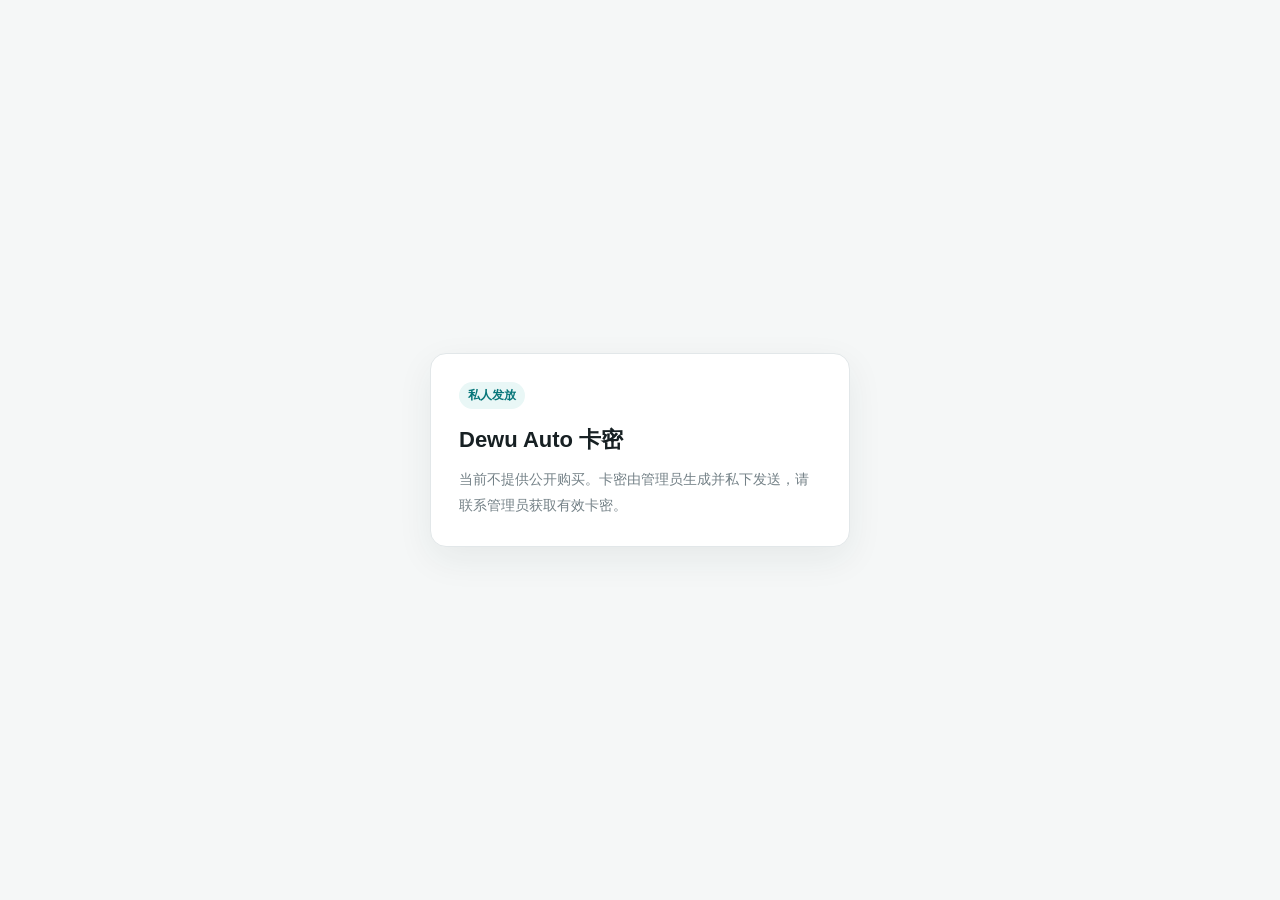
<file: license-server/src/main/resources/static/buy/index.html>
<!doctype html>
<html lang="zh-CN">
<head>
<meta charset="utf-8">
<meta name="viewport" content="width=device-width,initial-scale=1">
<title>Dewu Auto 卡密</title>
<style>
*{box-sizing:border-box}body{margin:0;min-height:100vh;display:grid;place-items:center;background:#f5f7f7;color:#172023;font-family:-apple-system,BlinkMacSystemFont,"Segoe UI","PingFang SC","Microsoft YaHei",sans-serif;padding:20px}.card{width:min(420px,100%);background:#fff;border:1px solid #e2e7e9;border-radius:16px;padding:28px;box-shadow:0 12px 36px rgba(33,53,58,.07)}h1{font-size:22px;margin:0 0 12px}p{margin:0;color:#748187;line-height:1.8;font-size:14px}.tag{display:inline-block;margin-bottom:16px;padding:5px 9px;border-radius:999px;background:#e9f7f6;color:#08777a;font-size:12px;font-weight:800}</style>
</head>
<body><div class="card"><div class="tag">私人发放</div><h1>Dewu Auto 卡密</h1><p>当前不提供公开购买。卡密由管理员生成并私下发送，请联系管理员获取有效卡密。</p></div></body>
</html>
</file>
<file: preview/styles.css>
:root {
  color-scheme: light;
  --background: #f3f5f6;
  --surface: #ffffff;
  --text: #15191c;
  --muted: #687278;
  --border: #dfe4e6;
  --accent: #079ca3;
  --accent-dark: #067f85;
  --accent-soft: #e8f7f7;
  --amber: #c66a00;
  --amber-soft: #fff8ed;
  --green: #2d9c33;
  --green-soft: #edf8ec;
  --radius: 12px;
  --shadow: 0 12px 40px rgba(23, 38, 45, 0.12);
  font-family: "Noto Sans SC", "Microsoft YaHei UI", "Microsoft YaHei", system-ui, sans-serif;
}

* {
  box-sizing: border-box;
}

body {
  margin: 0;
  min-height: 100vh;
  background: var(--background);
  color: var(--text);
}

button,
input,
select {
  font: inherit;
}

button {
  cursor: pointer;
}

.app-shell {
  width: min(100%, 480px);
  min-height: 100vh;
  margin: 0 auto;
  background: var(--surface);
  box-shadow: var(--shadow);
}

.app-bar {
  min-height: 64px;
  padding: 12px 20px;
  display: flex;
  align-items: center;
  justify-content: space-between;
  border-bottom: 1px solid var(--border);
}

.app-bar h1,
.section-heading h2 {
  margin: 0;
}

.app-bar h1 {
  font-size: 23px;
  line-height: 1.25;
  letter-spacing: -0.02em;
}

.section-heading p {
  margin: 4px 0 0;
  color: var(--muted);
  font-size: 12px;
}

.icon-button {
  width: 44px;
  height: 44px;
  padding: 10px;
  border: 0;
  border-radius: 50%;
  background: transparent;
  color: var(--text);
}

.icon-button svg {
  width: 24px;
  height: 24px;
  fill: currentColor;
}

.status-strip {
  min-height: 58px;
  padding: 0 20px;
  display: flex;
  align-items: center;
  justify-content: center;
  border-bottom: 1px solid var(--border);
}

.status-item {
  flex: 1;
  display: flex;
  align-items: center;
  justify-content: center;
  gap: 7px;
  color: var(--muted);
  font-size: 14px;
}

.status-item strong {
  color: var(--text);
  font-weight: 650;
}

.status-ok,
.status-ok strong {
  color: var(--accent-dark);
}

.status-dot {
  width: 8px;
  height: 8px;
  border-radius: 50%;
  background: var(--accent);
  box-shadow: 0 0 0 4px var(--accent-soft);
}

.divider {
  width: 1px;
  height: 24px;
  background: var(--border);
}

.notice {
  padding: 14px 20px;
  display: flex;
  align-items: flex-start;
  gap: 12px;
  border-bottom: 1px solid var(--border);
  font-size: 14px;
  line-height: 1.45;
}

.notice svg {
  flex: 0 0 auto;
  width: 23px;
  height: 23px;
  fill: none;
  stroke: currentColor;
  stroke-width: 1.8;
  stroke-linecap: round;
  stroke-linejoin: round;
}

.notice strong,
.notice span {
  display: block;
}

.notice strong {
  font-size: 15px;
}

.notice-safety {
  color: var(--amber);
  background: var(--amber-soft);
}

.notice-safety span {
  margin-top: 2px;
  color: #8d5c25;
  font-size: 12px;
}

.notice-account {
  color: #995b20;
  background: #fffdf8;
}

.content-section {
  padding: 22px 20px 4px;
}

.section-heading {
  display: flex;
  align-items: flex-start;
  justify-content: space-between;
  margin-bottom: 10px;
}

.section-heading h2 {
  font-size: 20px;
  line-height: 1.3;
}

.form-row {
  min-height: 66px;
  margin: 0;
  padding: 10px 0;
  display: grid;
  grid-template-columns: 104px 1fr;
  align-items: center;
  gap: 12px;
  border: 0;
  border-bottom: 1px solid var(--border);
}

.form-row label {
  padding: 0;
  color: #30373b;
  font-size: 15px;
  font-weight: 560;
}

.form-row input,
.form-row select,
.advanced-panel input {
  width: 100%;
  height: 44px;
  padding: 0 12px;
  border: 1px solid #cfd7da;
  border-radius: 8px;
  outline: none;
  background: var(--surface);
  color: var(--text);
  font-size: 15px;
}

.form-row input:focus,
.form-row select:focus,
.advanced-panel input:focus {
  border-color: var(--accent);
  box-shadow: 0 0 0 3px var(--accent-soft);
}

.range-fields {
  display: grid;
  grid-template-columns: 1fr auto 1fr auto;
  align-items: center;
  gap: 8px;
  color: var(--muted);
}

.form-row-stacked {
  grid-template-columns: 104px 1fr;
}

.form-row-stacked small {
  grid-column: 2;
  margin-top: -7px;
  color: var(--muted);
  font-size: 11px;
}

.advanced-section {
  margin-top: 8px;
  border-top: 8px solid var(--background);
  border-bottom: 1px solid var(--border);
}

.advanced-toggle {
  width: 100%;
  min-height: 70px;
  padding: 12px 20px;
  display: flex;
  align-items: center;
  justify-content: space-between;
  border: 0;
  background: var(--surface);
  color: var(--text);
  text-align: left;
}

.advanced-toggle span,
.advanced-toggle strong,
.advanced-toggle small {
  display: block;
}

.advanced-toggle strong {
  font-size: 16px;
}

.advanced-toggle small {
  margin-top: 3px;
  color: var(--muted);
  font-size: 12px;
}

.advanced-toggle svg {
  width: 24px;
  height: 24px;
  fill: none;
  stroke: var(--muted);
  stroke-width: 2;
  stroke-linecap: round;
  stroke-linejoin: round;
  transition: transform 180ms ease;
}

.advanced-toggle[aria-expanded="true"] svg {
  transform: rotate(90deg);
}

.advanced-panel {
  padding: 0 20px 18px;
  display: grid;
  grid-template-columns: 1fr 1fr;
  gap: 12px;
}

.advanced-panel[hidden] {
  display: none;
}

.advanced-panel label {
  display: grid;
  gap: 6px;
  color: var(--muted);
  font-size: 12px;
}

.advanced-panel .full-width {
  grid-column: 1 / -1;
}

.actions {
  padding: 18px 20px;
  display: grid;
  gap: 10px;
}

.risk-ack {
  display: flex;
  align-items: flex-start;
  gap: 10px;
  padding: 13px 14px;
  border: 1px solid #f0cf9d;
  border-radius: 8px;
  background: var(--amber-soft);
  color: #8d5c25;
  font-size: 13px;
  line-height: 1.45;
}

.risk-ack input {
  width: 18px;
  height: 18px;
  margin: 1px 0 0;
  accent-color: var(--amber);
}

.primary-button,
.secondary-button {
  min-height: 50px;
  border-radius: 8px;
  font-size: 16px;
  font-weight: 650;
}

.primary-button {
  border: 1px solid var(--accent);
  background: var(--accent);
  color: white;
}

.primary-button:hover {
  background: var(--accent-dark);
}

.primary-button:disabled {
  cursor: wait;
  opacity: 0.65;
}

.secondary-button {
  border: 1px solid var(--accent);
  background: white;
  color: var(--accent-dark);
}

.actions p {
  min-height: 18px;
  margin: 0;
  color: var(--muted);
  font-size: 12px;
  text-align: center;
}

.results-section {
  padding: 20px;
  border-top: 8px solid var(--background);
}

.results-heading {
  align-items: center;
}

.text-button {
  padding: 8px 0 8px 12px;
  border: 0;
  background: transparent;
  color: var(--accent-dark);
  font-size: 13px;
}

.metrics {
  margin: 18px 0 12px;
  display: grid;
  grid-template-columns: repeat(4, 1fr);
}

.metrics div {
  display: grid;
  gap: 5px;
  text-align: center;
  border-right: 1px solid var(--border);
}

.metrics div:last-child {
  border-right: 0;
}

.metrics dt {
  color: var(--muted);
  font-size: 12px;
}

.metrics dd {
  margin: 0;
  font-size: 22px;
  font-weight: 720;
}

.metrics .metric-good {
  color: var(--green);
}

.metrics .metric-enrolled,
.enrollment-status {
  color: var(--accent-dark);
  font-weight: 650;
}

.task-list {
  border-top: 1px solid var(--border);
}

.task-row {
  min-height: 94px;
  display: grid;
  grid-template-columns: 4px 1fr;
  border-bottom: 1px solid var(--border);
}

.task-indicator {
  background: #b8bec2;
}

.task-eligible .task-indicator {
  background: var(--green);
}

.task-content {
  padding: 14px 8px 13px 14px;
}

.task-title-line {
  display: grid;
  grid-template-columns: auto 1fr;
  align-items: center;
  gap: 10px;
}

.task-title-line h3 {
  min-width: 0;
  margin: 0;
  overflow: hidden;
  color: #24292d;
  font-size: 14px;
  line-height: 1.3;
  text-overflow: ellipsis;
  white-space: nowrap;
}

.result-label {
  padding: 4px 7px;
  border-radius: 5px;
  background: #f0f1f2;
  color: #626b70;
  font-size: 12px;
  white-space: nowrap;
}

.task-eligible .result-label {
  background: var(--green-soft);
  color: var(--green);
}

.task-meta {
  margin-top: 10px;
  display: flex;
  flex-wrap: wrap;
  gap: 5px 16px;
  color: var(--muted);
  font-size: 12px;
}

.task-meta strong {
  color: var(--green);
}

.task-meta .reason {
  color: #7b5555;
  font-weight: 650;
}

footer {
  min-height: 58px;
  padding: 12px 20px 22px;
  display: flex;
  align-items: center;
  justify-content: center;
  gap: 8px;
  background: var(--background);
  color: var(--muted);
  font-size: 12px;
}

footer svg {
  width: 20px;
  height: 20px;
  fill: none;
  stroke: currentColor;
  stroke-width: 1.8;
  stroke-linecap: round;
  stroke-linejoin: round;
}

@media (min-width: 700px) {
  body {
    padding: 28px;
  }

  .app-shell {
    min-height: calc(100vh - 56px);
    border-radius: 18px;
    overflow: hidden;
  }
}

@media (prefers-reduced-motion: reduce) {
  *,
  *::before,
  *::after {
    scroll-behavior: auto !important;
    transition-duration: 0.01ms !important;
  }
}
</file>
